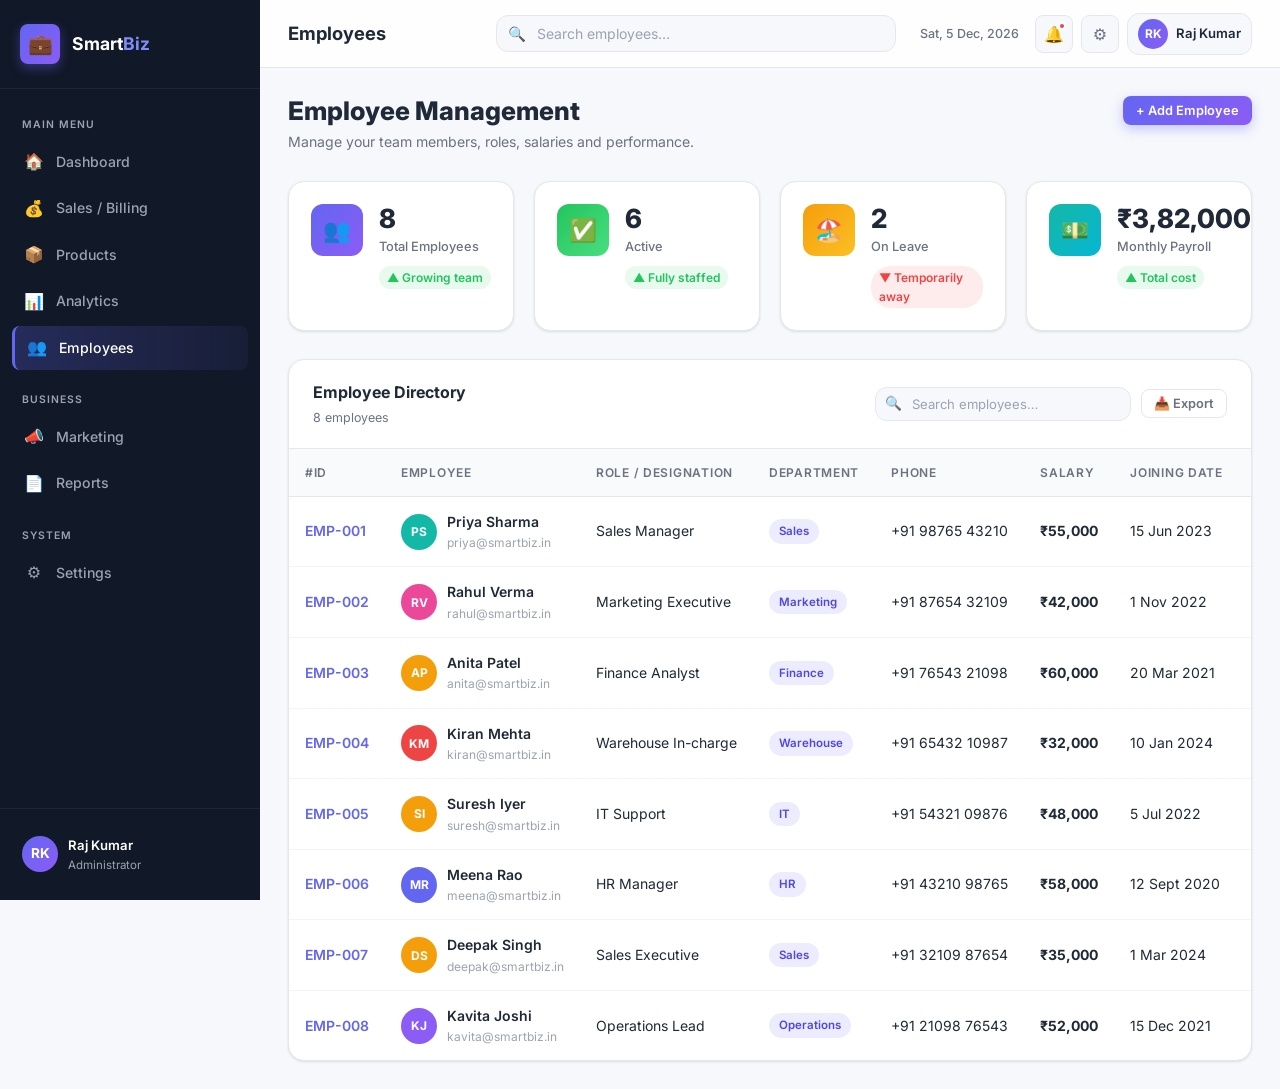
<file: employees.html>
<!DOCTYPE html>
<html lang="en">
<head>
  <meta charset="UTF-8" />
  <meta name="viewport" content="width=device-width, initial-scale=1.0" />
  <title>SmartBiz – Employees</title>
  <link rel="preconnect" href="https://fonts.googleapis.com" />
  <link href="https://fonts.googleapis.com/css2?family=Inter:wght@300;400;500;600;700;800&display=swap" rel="stylesheet" />
  <link rel="stylesheet" href="css/style.css" />
</head>
<body>

<div class="sidebar-overlay" id="sidebarOverlay"></div>

<aside class="sidebar" id="sidebar">
  <div class="sidebar-brand">
    <div class="brand-icon">💼</div>
    <div class="brand-name">Smart<span>Biz</span></div>
  </div>
  <nav class="sidebar-nav">
    <div class="nav-label">Main Menu</div>
    <a href="index.html"     class="nav-item" data-page="index.html"><span class="nav-icon">🏠</span><span class="nav-text">Dashboard</span></a>
    <a href="sales.html"     class="nav-item" data-page="sales.html"><span class="nav-icon">💰</span><span class="nav-text">Sales / Billing</span></a>
    <a href="products.html"  class="nav-item" data-page="products.html"><span class="nav-icon">📦</span><span class="nav-text">Products</span></a>
    <a href="analytics.html" class="nav-item" data-page="analytics.html"><span class="nav-icon">📊</span><span class="nav-text">Analytics</span></a>
    <a href="employees.html" class="nav-item" data-page="employees.html"><span class="nav-icon">👥</span><span class="nav-text">Employees</span></a>
    <div class="nav-label" style="margin-top:10px">Business</div>
    <a href="#" class="nav-item"><span class="nav-icon">📣</span><span class="nav-text">Marketing</span></a>
    <a href="#" class="nav-item"><span class="nav-icon">📄</span><span class="nav-text">Reports</span></a>
    <div class="nav-label" style="margin-top:10px">System</div>
    <a href="#" class="nav-item"><span class="nav-icon">⚙️</span><span class="nav-text">Settings</span></a>
  </nav>
  <div class="sidebar-footer">
    <div class="sidebar-user">
      <div class="user-avatar">RK</div>
      <div class="user-info"><div class="user-name">Raj Kumar</div><div class="user-role">Administrator</div></div>
    </div>
  </div>
</aside>

<div class="main-wrapper">
  <header class="header">
    <button class="header-menu-btn" id="menuBtn">☰</button>
    <div class="header-title">Employees</div>
    <div class="header-search">
      <span class="search-icon">🔍</span>
      <input type="text" placeholder="Search employees…" />
    </div>
    <div class="header-actions">
      <span class="header-date" id="headerDate"></span>
      <button class="header-icon-btn">🔔<span class="notif-dot"></span></button>
      <button class="header-icon-btn">⚙️</button>
      <div class="header-profile">
        <div class="profile-avatar">RK</div>
        <span class="profile-name">Raj Kumar</span>
      </div>
    </div>
  </header>

  <main class="page-content">

    <div class="page-header">
      <div class="page-header-left">
        <h1>Employee Management</h1>
        <p>Manage your team members, roles, salaries and performance.</p>
      </div>
      <div class="page-header-actions">
        <button class="btn btn-primary btn-sm" onclick="openModal('addEmpModal')">+ Add Employee</button>
      </div>
    </div>

    <!-- Stats -->
    <div class="stats-grid section-gap">
      <div class="stat-card">
        <div class="stat-icon gradient-primary">👥</div>
        <div class="stat-body">
          <div class="stat-value" id="totalEmpStat">0</div>
          <div class="stat-label">Total Employees</div>
          <div class="stat-growth up">▲ Growing team</div>
        </div>
      </div>
      <div class="stat-card">
        <div class="stat-icon gradient-success">✅</div>
        <div class="stat-body">
          <div class="stat-value" id="activeEmpStat">0</div>
          <div class="stat-label">Active</div>
          <div class="stat-growth up">▲ Fully staffed</div>
        </div>
      </div>
      <div class="stat-card">
        <div class="stat-icon gradient-warning">🏖️</div>
        <div class="stat-body">
          <div class="stat-value" id="leaveEmpStat">0</div>
          <div class="stat-label">On Leave</div>
          <div class="stat-growth down">▼ Temporarily away</div>
        </div>
      </div>
      <div class="stat-card">
        <div class="stat-icon gradient-secondary">💵</div>
        <div class="stat-body">
          <div class="stat-value" id="totalSalaryStat">₹0</div>
          <div class="stat-label">Monthly Payroll</div>
          <div class="stat-growth up">▲ Total cost</div>
        </div>
      </div>
    </div>

    <!-- Employee Table -->
    <div class="card">
      <div class="card-header">
        <div>
          <div class="card-title">Employee Directory</div>
          <div class="card-subtitle" id="empCount">Loading…</div>
        </div>
        <div style="display:flex;gap:10px;align-items:center;flex-wrap:wrap">
          <div class="table-search">
            <span class="table-search-icon">🔍</span>
            <input type="text" id="empSearch" placeholder="Search employees…" />
          </div>
          <button class="btn btn-outline btn-sm" onclick="exportTableCSV('empTable','SmartBiz-Employees.csv')">📥 Export</button>
        </div>
      </div>
      <div class="card-body no-pad">
        <div class="table-wrapper">
          <table class="data-table" id="empTable">
            <thead>
              <tr>
                <th>#ID</th>
                <th>Employee</th>
                <th>Role / Designation</th>
                <th>Department</th>
                <th>Phone</th>
                <th>Salary</th>
                <th>Joining Date</th>
                <th>Status</th>
                <th>Actions</th>
              </tr>
            </thead>
            <tbody id="empTableBody"></tbody>
          </table>
        </div>
      </div>
    </div>

  </main>
</div>

<!-- Add Employee Modal -->
<div class="modal-overlay" id="addEmpModal">
  <div class="modal" style="max-width:640px">
    <div class="modal-header">
      <h3 class="modal-title">➕ Add New Employee</h3>
      <button class="modal-close">✕</button>
    </div>
    <div class="modal-body">
      <div class="form-grid">
        <div class="form-group">
          <label class="form-label">Full Name <span>*</span></label>
          <input type="text" class="form-control" id="empName" placeholder="e.g. Priya Sharma" />
        </div>
        <div class="form-group">
          <label class="form-label">Employee ID</label>
          <input type="text" class="form-control" id="empId" placeholder="Auto-generated" readonly style="background:#f9fafb" />
        </div>
        <div class="form-group">
          <label class="form-label">Role / Designation <span>*</span></label>
          <input type="text" class="form-control" id="empRole" placeholder="e.g. Sales Manager" />
        </div>
        <div class="form-group">
          <label class="form-label">Department <span>*</span></label>
          <div class="select-wrapper">
            <select class="form-control" id="empDept">
              <option value="">Select department</option>
              <option>Sales</option>
              <option>Marketing</option>
              <option>Operations</option>
              <option>Finance</option>
              <option>IT</option>
              <option>HR</option>
              <option>Warehouse</option>
            </select>
          </div>
        </div>
        <div class="form-group">
          <label class="form-label">Phone Number</label>
          <input type="tel" class="form-control" id="empPhone" placeholder="+91 98765 43210" />
        </div>
        <div class="form-group">
          <label class="form-label">Email Address</label>
          <input type="email" class="form-control" id="empEmail" placeholder="employee@company.com" />
        </div>
        <div class="form-group">
          <label class="form-label">Monthly Salary (₹) <span>*</span></label>
          <input type="number" class="form-control" id="empSalary" placeholder="0" />
        </div>
        <div class="form-group">
          <label class="form-label">Joining Date</label>
          <input type="date" class="form-control" id="empJoining" />
        </div>
        <div class="form-group">
          <label class="form-label">Status</label>
          <div class="select-wrapper">
            <select class="form-control" id="empStatus">
              <option value="Active">Active</option>
              <option value="On Leave">On Leave</option>
              <option value="Inactive">Inactive</option>
            </select>
          </div>
        </div>
        <div class="form-group">
          <label class="form-label">Gender</label>
          <div class="select-wrapper">
            <select class="form-control" id="empGender">
              <option value="">Select</option>
              <option>Male</option>
              <option>Female</option>
              <option>Other</option>
            </select>
          </div>
        </div>
      </div>
    </div>
    <div class="modal-footer">
      <button class="btn btn-outline" onclick="closeModal('addEmpModal')">Cancel</button>
      <button class="btn btn-primary" onclick="addEmployee()">Add Employee</button>
    </div>
  </div>
</div>

<!-- Edit Employee Modal -->
<div class="modal-overlay" id="editEmpModal">
  <div class="modal" style="max-width:640px">
    <div class="modal-header">
      <h3 class="modal-title">✏️ Edit Employee</h3>
      <button class="modal-close">✕</button>
    </div>
    <div class="modal-body">
      <div class="form-grid">
        <input type="hidden" id="editEmpIdx" />
        <div class="form-group">
          <label class="form-label">Full Name</label>
          <input type="text" class="form-control" id="editEmpName" />
        </div>
        <div class="form-group">
          <label class="form-label">Role / Designation</label>
          <input type="text" class="form-control" id="editEmpRole" />
        </div>
        <div class="form-group">
          <label class="form-label">Department</label>
          <div class="select-wrapper">
            <select class="form-control" id="editEmpDept">
              <option>Sales</option><option>Marketing</option><option>Operations</option>
              <option>Finance</option><option>IT</option><option>HR</option><option>Warehouse</option>
            </select>
          </div>
        </div>
        <div class="form-group">
          <label class="form-label">Phone</label>
          <input type="tel" class="form-control" id="editEmpPhone" />
        </div>
        <div class="form-group">
          <label class="form-label">Salary (₹/month)</label>
          <input type="number" class="form-control" id="editEmpSalary" />
        </div>
        <div class="form-group">
          <label class="form-label">Status</label>
          <div class="select-wrapper">
            <select class="form-control" id="editEmpStatus">
              <option>Active</option><option>On Leave</option><option>Inactive</option>
            </select>
          </div>
        </div>
      </div>
    </div>
    <div class="modal-footer">
      <button class="btn btn-outline" onclick="closeModal('editEmpModal')">Cancel</button>
      <button class="btn btn-primary" onclick="saveEditEmployee()">Save Changes</button>
    </div>
  </div>
</div>

<script src="js/app.js"></script>
<script>
  const AVATAR_COLORS = ['#6366F1','#14B8A6','#22C55E','#F59E0B','#EF4444','#8B5CF6','#06B6D4','#EC4899'];

  let employees = [
    { id:'EMP-001', name:'Priya Sharma',   role:'Sales Manager',      dept:'Sales',      phone:'+91 98765 43210', email:'priya@smartbiz.in',   salary:55000, joining:'2023-06-15', status:'Active',   gender:'Female' },
    { id:'EMP-002', name:'Rahul Verma',    role:'Marketing Executive', dept:'Marketing',  phone:'+91 87654 32109', email:'rahul@smartbiz.in',   salary:42000, joining:'2022-11-01', status:'Active',   gender:'Male' },
    { id:'EMP-003', name:'Anita Patel',    role:'Finance Analyst',     dept:'Finance',    phone:'+91 76543 21098', email:'anita@smartbiz.in',   salary:60000, joining:'2021-03-20', status:'Active',   gender:'Female' },
    { id:'EMP-004', name:'Kiran Mehta',    role:'Warehouse In-charge', dept:'Warehouse',  phone:'+91 65432 10987', email:'kiran@smartbiz.in',   salary:32000, joining:'2024-01-10', status:'On Leave', gender:'Male' },
    { id:'EMP-005', name:'Suresh Iyer',    role:'IT Support',          dept:'IT',         phone:'+91 54321 09876', email:'suresh@smartbiz.in',  salary:48000, joining:'2022-07-05', status:'Active',   gender:'Male' },
    { id:'EMP-006', name:'Meena Rao',      role:'HR Manager',          dept:'HR',         phone:'+91 43210 98765', email:'meena@smartbiz.in',   salary:58000, joining:'2020-09-12', status:'Active',   gender:'Female' },
    { id:'EMP-007', name:'Deepak Singh',   role:'Sales Executive',     dept:'Sales',      phone:'+91 32109 87654', email:'deepak@smartbiz.in',  salary:35000, joining:'2024-03-01', status:'Active',   gender:'Male' },
    { id:'EMP-008', name:'Kavita Joshi',   role:'Operations Lead',     dept:'Operations', phone:'+91 21098 76543', email:'kavita@smartbiz.in',  salary:52000, joining:'2021-12-15', status:'On Leave', gender:'Female' },
  ];
  let empCounter = 9;

  function initials(name) {
    return name.split(' ').slice(0,2).map(w=>w[0]).join('').toUpperCase();
  }

  function avatarColor(name) {
    let h = 0; for (const c of name) h += c.charCodeAt(0);
    return AVATAR_COLORS[h % AVATAR_COLORS.length];
  }

  function statusBadge(s) {
    const cls = s==='Active'?'badge-success': s==='On Leave'?'badge-warning':'badge-danger';
    return `<span class="badge ${cls}">${s}</span>`;
  }

  function renderEmployees() {
    const tbody = document.getElementById('empTableBody');
    tbody.innerHTML = employees.map((e,i) => `
      <tr>
        <td><span style="font-weight:600;color:var(--primary)">${e.id}</span></td>
        <td>
          <div style="display:flex;align-items:center;gap:10px">
            <div style="width:36px;height:36px;border-radius:50%;background:${avatarColor(e.name)};
                        display:flex;align-items:center;justify-content:center;
                        color:#fff;font-size:.75rem;font-weight:700;flex-shrink:0">
              ${initials(e.name)}
            </div>
            <div>
              <div style="font-weight:600">${e.name}</div>
              <div style="font-size:.75rem;color:var(--text-muted)">${e.email}</div>
            </div>
          </div>
        </td>
        <td>${e.role}</td>
        <td><span class="badge badge-primary">${e.dept}</span></td>
        <td>${e.phone}</td>
        <td><strong>₹${e.salary.toLocaleString('en-IN')}</strong></td>
        <td>${new Date(e.joining).toLocaleDateString('en-IN',{day:'numeric',month:'short',year:'numeric'})}</td>
        <td>${statusBadge(e.status)}</td>
        <td>
          <div style="display:flex;gap:6px">
            <button class="btn btn-ghost btn-icon btn-sm" title="Edit" onclick="openEditEmp(${i})">✏️</button>
            <button class="btn btn-ghost btn-icon btn-sm" title="Delete" onclick="deleteEmployee(${i})" style="color:var(--danger)">🗑️</button>
          </div>
        </td>
      </tr>`
    ).join('') || `<tr><td colspan="9" style="text-align:center;padding:40px;color:var(--text-muted)">No employees found.</td></tr>`;

    const active  = employees.filter(e=>e.status==='Active').length;
    const onLeave = employees.filter(e=>e.status==='On Leave').length;
    const payroll = employees.reduce((a,e)=>a+e.salary,0);
    document.getElementById('totalEmpStat').textContent   = employees.length;
    document.getElementById('activeEmpStat').textContent  = active;
    document.getElementById('leaveEmpStat').textContent   = onLeave;
    document.getElementById('totalSalaryStat').textContent= '₹'+payroll.toLocaleString('en-IN');
    document.getElementById('empCount').textContent       = `${employees.length} employees`;
  }

  // Auto-fill ID in add modal
  document.getElementById('empId').value = `EMP-${String(empCounter).padStart(3,'0')}`;

  function addEmployee() {
    const name    = document.getElementById('empName').value.trim();
    const role    = document.getElementById('empRole').value.trim();
    const dept    = document.getElementById('empDept').value;
    const phone   = document.getElementById('empPhone').value.trim();
    const email   = document.getElementById('empEmail').value.trim();
    const salary  = parseInt(document.getElementById('empSalary').value)||0;
    const joining = document.getElementById('empJoining').value || new Date().toISOString().split('T')[0];
    const status  = document.getElementById('empStatus').value;
    const gender  = document.getElementById('empGender').value;

    if (!name || !role || !dept || !salary) { showToast('Fill in all required fields.','danger'); return; }

    employees.push({
      id:`EMP-${String(empCounter).padStart(3,'0')}`,
      name, role, dept, phone, email, salary, joining, status, gender
    });
    empCounter++;
    document.getElementById('empId').value = `EMP-${String(empCounter).padStart(3,'0')}`;

    renderEmployees();
    closeModal('addEmpModal');
    // Clear fields
    ['empName','empRole','empPhone','empEmail','empSalary','empJoining'].forEach(id=>document.getElementById(id).value='');
    document.getElementById('empDept').value='';
    document.getElementById('empStatus').value='Active';
    showToast('Employee added successfully!','success');
  }

  async function deleteEmployee(i) {
    const ok = await confirmDelete(`Remove <strong>${employees[i].name}</strong> from the system?`);
    if (ok) { employees.splice(i,1); renderEmployees(); showToast('Employee removed.','danger'); }
  }

  function openEditEmp(i) {
    const e = employees[i];
    document.getElementById('editEmpIdx').value    = i;
    document.getElementById('editEmpName').value   = e.name;
    document.getElementById('editEmpRole').value   = e.role;
    document.getElementById('editEmpDept').value   = e.dept;
    document.getElementById('editEmpPhone').value  = e.phone;
    document.getElementById('editEmpSalary').value = e.salary;
    document.getElementById('editEmpStatus').value = e.status;
    openModal('editEmpModal');
  }

  function saveEditEmployee() {
    const i = parseInt(document.getElementById('editEmpIdx').value);
    employees[i] = {
      ...employees[i],
      name:   document.getElementById('editEmpName').value,
      role:   document.getElementById('editEmpRole').value,
      dept:   document.getElementById('editEmpDept').value,
      phone:  document.getElementById('editEmpPhone').value,
      salary: parseInt(document.getElementById('editEmpSalary').value)||0,
      status: document.getElementById('editEmpStatus').value,
    };
    renderEmployees();
    closeModal('editEmpModal');
    showToast('Employee updated!','success');
  }

  // Set today as default joining date
  document.getElementById('empJoining').value = new Date().toISOString().split('T')[0];

  initTableSearch('empSearch','empTable');
  renderEmployees();
</script>
</body>
</html>
</file>
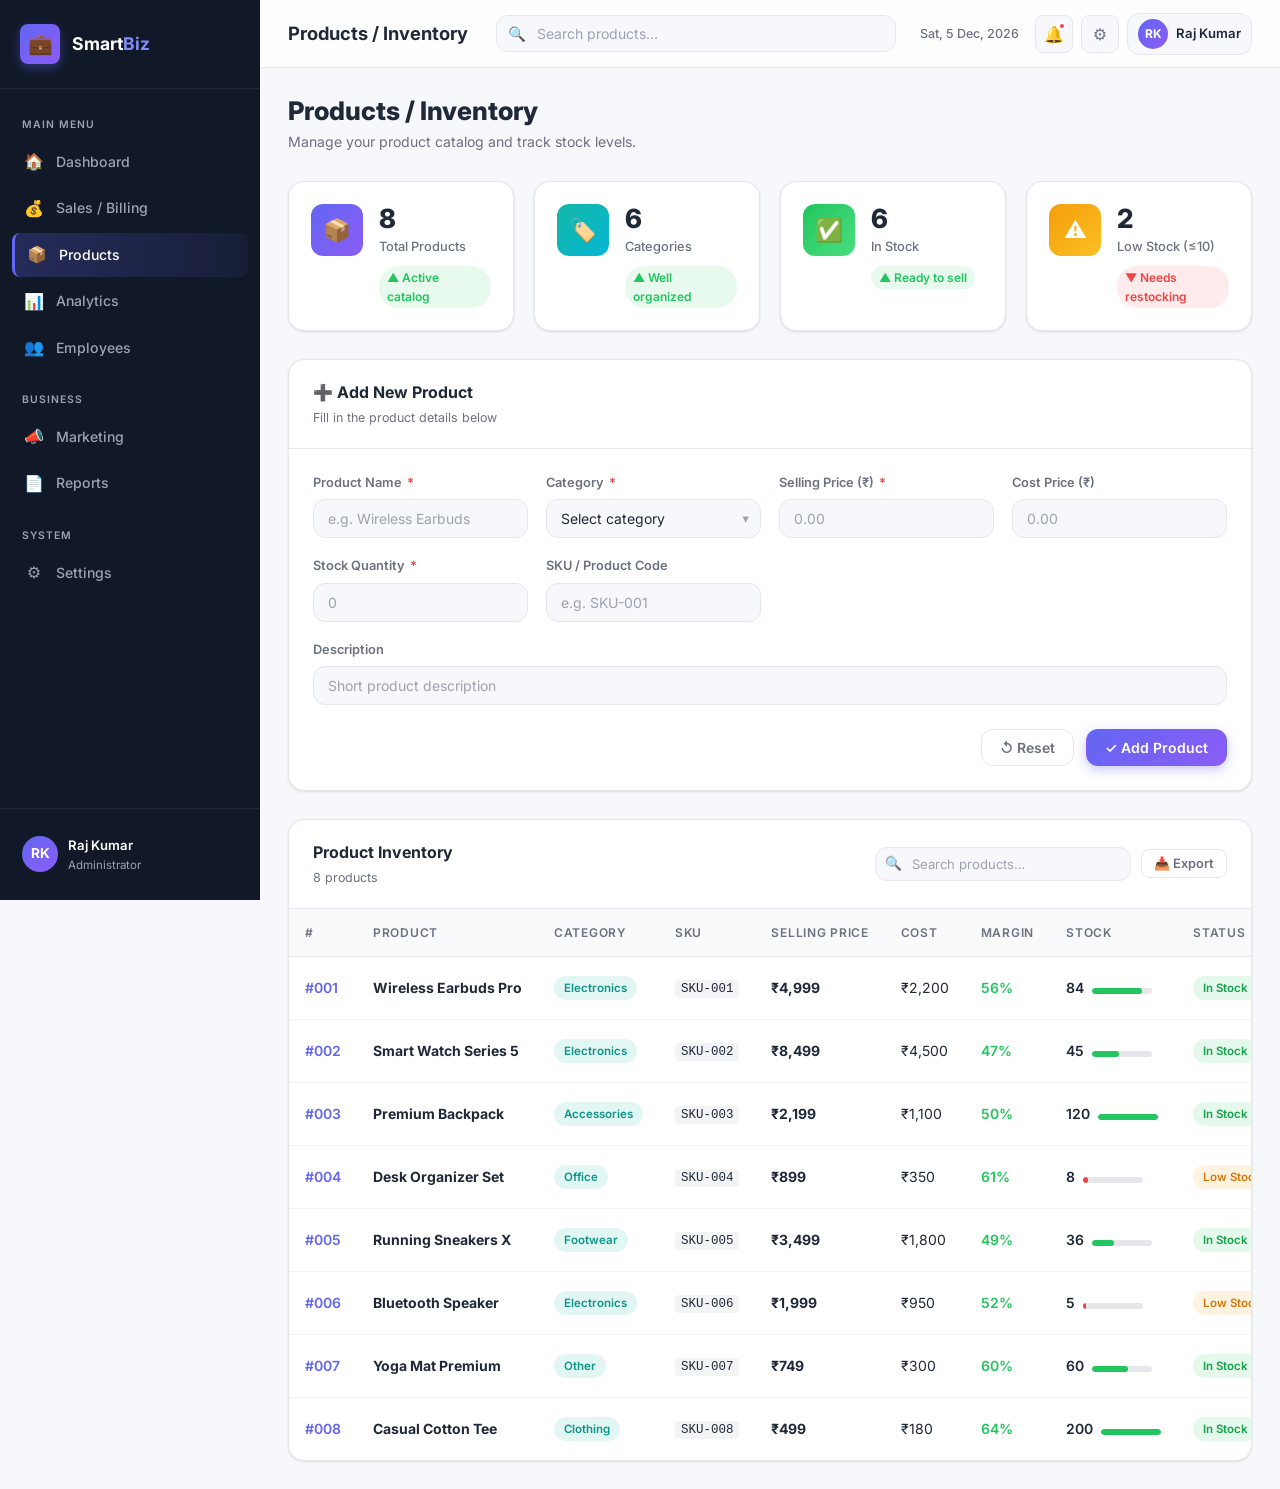
<file: products.html>
<!DOCTYPE html>
<html lang="en">
<head>
  <meta charset="UTF-8" />
  <meta name="viewport" content="width=device-width, initial-scale=1.0" />
  <title>SmartBiz – Products</title>
  <link rel="preconnect" href="https://fonts.googleapis.com" />
  <link href="https://fonts.googleapis.com/css2?family=Inter:wght@300;400;500;600;700;800&display=swap" rel="stylesheet" />
  <link rel="stylesheet" href="css/style.css" />
</head>
<body>

<div class="sidebar-overlay" id="sidebarOverlay"></div>

<aside class="sidebar" id="sidebar">
  <div class="sidebar-brand">
    <div class="brand-icon">💼</div>
    <div class="brand-name">Smart<span>Biz</span></div>
  </div>
  <nav class="sidebar-nav">
    <div class="nav-label">Main Menu</div>
    <a href="index.html"     class="nav-item" data-page="index.html"><span class="nav-icon">🏠</span><span class="nav-text">Dashboard</span></a>
    <a href="sales.html"     class="nav-item" data-page="sales.html"><span class="nav-icon">💰</span><span class="nav-text">Sales / Billing</span></a>
    <a href="products.html"  class="nav-item" data-page="products.html"><span class="nav-icon">📦</span><span class="nav-text">Products</span></a>
    <a href="analytics.html" class="nav-item" data-page="analytics.html"><span class="nav-icon">📊</span><span class="nav-text">Analytics</span></a>
    <a href="employees.html" class="nav-item" data-page="employees.html"><span class="nav-icon">👥</span><span class="nav-text">Employees</span></a>
    <div class="nav-label" style="margin-top:10px">Business</div>
    <a href="#" class="nav-item"><span class="nav-icon">📣</span><span class="nav-text">Marketing</span></a>
    <a href="#" class="nav-item"><span class="nav-icon">📄</span><span class="nav-text">Reports</span></a>
    <div class="nav-label" style="margin-top:10px">System</div>
    <a href="#" class="nav-item"><span class="nav-icon">⚙️</span><span class="nav-text">Settings</span></a>
  </nav>
  <div class="sidebar-footer">
    <div class="sidebar-user">
      <div class="user-avatar">RK</div>
      <div class="user-info"><div class="user-name">Raj Kumar</div><div class="user-role">Administrator</div></div>
    </div>
  </div>
</aside>

<div class="main-wrapper">
  <header class="header">
    <button class="header-menu-btn" id="menuBtn">☰</button>
    <div class="header-title">Products / Inventory</div>
    <div class="header-search">
      <span class="search-icon">🔍</span>
      <input type="text" placeholder="Search products…" />
    </div>
    <div class="header-actions">
      <span class="header-date" id="headerDate"></span>
      <button class="header-icon-btn">🔔<span class="notif-dot"></span></button>
      <button class="header-icon-btn">⚙️</button>
      <div class="header-profile">
        <div class="profile-avatar">RK</div>
        <span class="profile-name">Raj Kumar</span>
      </div>
    </div>
  </header>

  <main class="page-content">

    <div class="page-header">
      <div class="page-header-left">
        <h1>Products / Inventory</h1>
        <p>Manage your product catalog and track stock levels.</p>
      </div>
    </div>

    <!-- Stats -->
    <div class="stats-grid section-gap">
      <div class="stat-card">
        <div class="stat-icon gradient-primary">📦</div>
        <div class="stat-body">
          <div class="stat-value" id="totalProdStat">0</div>
          <div class="stat-label">Total Products</div>
          <div class="stat-growth up">▲ Active catalog</div>
        </div>
      </div>
      <div class="stat-card">
        <div class="stat-icon gradient-secondary">🏷️</div>
        <div class="stat-body">
          <div class="stat-value" id="totalCatStat">0</div>
          <div class="stat-label">Categories</div>
          <div class="stat-growth up">▲ Well organized</div>
        </div>
      </div>
      <div class="stat-card">
        <div class="stat-icon gradient-success">✅</div>
        <div class="stat-body">
          <div class="stat-value" id="inStockStat">0</div>
          <div class="stat-label">In Stock</div>
          <div class="stat-growth up">▲ Ready to sell</div>
        </div>
      </div>
      <div class="stat-card">
        <div class="stat-icon gradient-warning">⚠️</div>
        <div class="stat-body">
          <div class="stat-value" id="lowStockStat">0</div>
          <div class="stat-label">Low Stock (≤10)</div>
          <div class="stat-growth down">▼ Needs restocking</div>
        </div>
      </div>
    </div>

    <!-- Add Product Form -->
    <div class="card section-gap">
      <div class="card-header">
        <div>
          <div class="card-title">➕ Add New Product</div>
          <div class="card-subtitle">Fill in the product details below</div>
        </div>
      </div>
      <div class="card-body">
        <div class="form-grid">
          <div class="form-group">
            <label class="form-label">Product Name <span>*</span></label>
            <input type="text" class="form-control" id="prodName" placeholder="e.g. Wireless Earbuds" />
          </div>
          <div class="form-group">
            <label class="form-label">Category <span>*</span></label>
            <div class="select-wrapper">
              <select class="form-control" id="prodCat">
                <option value="">Select category</option>
                <option>Electronics</option>
                <option>Accessories</option>
                <option>Office</option>
                <option>Footwear</option>
                <option>Clothing</option>
                <option>Food & Beverage</option>
                <option>Other</option>
              </select>
            </div>
          </div>
          <div class="form-group">
            <label class="form-label">Selling Price (₹) <span>*</span></label>
            <input type="number" class="form-control" id="prodPrice" placeholder="0.00" min="0" />
          </div>
          <div class="form-group">
            <label class="form-label">Cost Price (₹)</label>
            <input type="number" class="form-control" id="prodCost" placeholder="0.00" min="0" />
          </div>
          <div class="form-group">
            <label class="form-label">Stock Quantity <span>*</span></label>
            <input type="number" class="form-control" id="prodStock" placeholder="0" min="0" />
          </div>
          <div class="form-group">
            <label class="form-label">SKU / Product Code</label>
            <input type="text" class="form-control" id="prodSKU" placeholder="e.g. SKU-001" />
          </div>
          <div class="form-group span-full">
            <label class="form-label">Description</label>
            <input type="text" class="form-control" id="prodDesc" placeholder="Short product description" />
          </div>
        </div>
        <div class="form-actions" style="margin-top:16px">
          <button class="btn btn-outline" onclick="resetProdForm()">↺ Reset</button>
          <button class="btn btn-primary" onclick="addProduct()">✓ Add Product</button>
        </div>
      </div>
    </div>

    <!-- Products Table -->
    <div class="card">
      <div class="card-header">
        <div>
          <div class="card-title">Product Inventory</div>
          <div class="card-subtitle" id="prodCount">Loading…</div>
        </div>
        <div style="display:flex;gap:10px;align-items:center;flex-wrap:wrap">
          <div class="table-search">
            <span class="table-search-icon">🔍</span>
            <input type="text" id="prodSearch" placeholder="Search products…" />
          </div>
          <button class="btn btn-outline btn-sm" onclick="exportTableCSV('productsTable','SmartBiz-Products.csv')">📥 Export</button>
        </div>
      </div>
      <div class="card-body no-pad">
        <div class="table-wrapper">
          <table class="data-table" id="productsTable">
            <thead>
              <tr>
                <th>#</th>
                <th>Product</th>
                <th>Category</th>
                <th>SKU</th>
                <th>Selling Price</th>
                <th>Cost</th>
                <th>Margin</th>
                <th>Stock</th>
                <th>Status</th>
                <th>Actions</th>
              </tr>
            </thead>
            <tbody id="productsTableBody"></tbody>
          </table>
        </div>
      </div>
    </div>

  </main>
</div>

<!-- Edit Product Modal -->
<div class="modal-overlay" id="editProdModal">
  <div class="modal">
    <div class="modal-header">
      <h3 class="modal-title">✏️ Edit Product</h3>
      <button class="modal-close">✕</button>
    </div>
    <div class="modal-body">
      <div class="form-grid">
        <input type="hidden" id="editProdIdx" />
        <div class="form-group">
          <label class="form-label">Product Name</label>
          <input type="text" class="form-control" id="editProdName" />
        </div>
        <div class="form-group">
          <label class="form-label">Category</label>
          <div class="select-wrapper">
            <select class="form-control" id="editProdCat">
              <option>Electronics</option><option>Accessories</option>
              <option>Office</option><option>Footwear</option>
              <option>Clothing</option><option>Food & Beverage</option><option>Other</option>
            </select>
          </div>
        </div>
        <div class="form-group">
          <label class="form-label">Selling Price (₹)</label>
          <input type="number" class="form-control" id="editProdPrice" />
        </div>
        <div class="form-group">
          <label class="form-label">Cost Price (₹)</label>
          <input type="number" class="form-control" id="editProdCost" />
        </div>
        <div class="form-group">
          <label class="form-label">Stock Quantity</label>
          <input type="number" class="form-control" id="editProdStock" />
        </div>
        <div class="form-group">
          <label class="form-label">SKU</label>
          <input type="text" class="form-control" id="editProdSKU" />
        </div>
      </div>
    </div>
    <div class="modal-footer">
      <button class="btn btn-outline" onclick="closeModal('editProdModal')">Cancel</button>
      <button class="btn btn-primary" onclick="saveEditProduct()">Save Changes</button>
    </div>
  </div>
</div>

<script src="js/app.js"></script>
<script>
  let products = [
    { name:'Wireless Earbuds Pro', cat:'Electronics', price:4999, cost:2200, stock:84, sku:'SKU-001', desc:'' },
    { name:'Smart Watch Series 5',  cat:'Electronics', price:8499, cost:4500, stock:45, sku:'SKU-002', desc:'' },
    { name:'Premium Backpack',       cat:'Accessories', price:2199, cost:1100, stock:120, sku:'SKU-003', desc:'' },
    { name:'Desk Organizer Set',     cat:'Office',      price:899,  cost:350,  stock:8,   sku:'SKU-004', desc:'' },
    { name:'Running Sneakers X',     cat:'Footwear',    price:3499, cost:1800, stock:36, sku:'SKU-005', desc:'' },
    { name:'Bluetooth Speaker',      cat:'Electronics', price:1999, cost:950,  stock:5,  sku:'SKU-006', desc:'' },
    { name:'Yoga Mat Premium',       cat:'Other',       price:749,  cost:300,  stock:60, sku:'SKU-007', desc:'' },
    { name:'Casual Cotton Tee',      cat:'Clothing',    price:499,  cost:180,  stock:200, sku:'SKU-008', desc:'' },
  ];
  let prodCounter = 9;

  function stockStatus(stock) {
    if (stock === 0) return '<span class="badge badge-danger">Out of Stock</span>';
    if (stock <= 10) return '<span class="badge badge-warning">Low Stock</span>';
    return '<span class="badge badge-success">In Stock</span>';
  }

  function renderProducts() {
    const tbody = document.getElementById('productsTableBody');
    tbody.innerHTML = products.map((p,i) => {
      const margin = p.price && p.cost ? Math.round(((p.price-p.cost)/p.price)*100) : 0;
      return `<tr>
        <td><span style="font-weight:600;color:var(--primary)">#${String(i+1).padStart(3,'0')}</span></td>
        <td><div><strong>${p.name}</strong>${p.desc?`<br><span style="font-size:.75rem;color:var(--text-muted)">${p.desc}</span>`:''}</div></td>
        <td><span class="badge badge-secondary">${p.cat}</span></td>
        <td><code style="font-size:.78rem;background:#f3f4f6;padding:2px 6px;border-radius:4px">${p.sku||'—'}</code></td>
        <td><strong>₹${p.price.toLocaleString('en-IN')}</strong></td>
        <td>₹${p.cost.toLocaleString('en-IN')}</td>
        <td>
          <span style="color:${margin>=40?'var(--success)':margin>=20?'var(--warning)':'var(--danger)'};font-weight:600">${margin}%</span>
        </td>
        <td>
          <div style="display:flex;align-items:center;gap:8px">
            <span style="font-weight:600">${p.stock}</span>
            <div class="progress-bar" style="width:60px">
              <div class="progress-fill" style="width:${Math.min(p.stock,100)}%;background:${p.stock<=10?'var(--danger)':p.stock<=30?'var(--warning)':'var(--success)'}"></div>
            </div>
          </div>
        </td>
        <td>${stockStatus(p.stock)}</td>
        <td>
          <div style="display:flex;gap:6px">
            <button class="btn btn-ghost btn-icon btn-sm" title="Edit" onclick="openEditProd(${i})">✏️</button>
            <button class="btn btn-ghost btn-icon btn-sm" title="Delete" onclick="deleteProd(${i})" style="color:var(--danger)">🗑️</button>
          </div>
        </td>
      </tr>`;
    }).join('') || `<tr><td colspan="10" style="text-align:center;padding:40px;color:var(--text-muted)">No products found.</td></tr>`;

    const cats   = [...new Set(products.map(p=>p.cat))].length;
    const inStock= products.filter(p=>p.stock>10).length;
    const lowSt  = products.filter(p=>p.stock<=10).length;
    document.getElementById('totalProdStat').textContent = products.length;
    document.getElementById('totalCatStat').textContent  = cats;
    document.getElementById('inStockStat').textContent   = inStock;
    document.getElementById('lowStockStat').textContent  = lowSt;
    document.getElementById('prodCount').textContent     = `${products.length} products`;
  }

  function addProduct() {
    const name  = document.getElementById('prodName').value.trim();
    const cat   = document.getElementById('prodCat').value;
    const price = parseFloat(document.getElementById('prodPrice').value)||0;
    const cost  = parseFloat(document.getElementById('prodCost').value)||0;
    const stock = parseInt(document.getElementById('prodStock').value)||0;
    const sku   = document.getElementById('prodSKU').value.trim() || `SKU-${String(prodCounter).padStart(3,'0')}`;
    const desc  = document.getElementById('prodDesc').value.trim();

    if (!name || !cat || !price) { showToast('Please fill required fields.','danger'); return; }
    products.unshift({ name, cat, price, cost, stock, sku, desc });
    prodCounter++;
    renderProducts();
    resetProdForm();
    showToast('Product added!','success');
  }

  function resetProdForm() {
    ['prodName','prodPrice','prodCost','prodStock','prodSKU','prodDesc'].forEach(id=>document.getElementById(id).value='');
    document.getElementById('prodCat').value='';
  }

  async function deleteProd(i) {
    const ok = await confirmDelete(`Delete <strong>${products[i].name}</strong>?`);
    if (ok) { products.splice(i,1); renderProducts(); showToast('Product deleted.','danger'); }
  }

  function openEditProd(i) {
    const p = products[i];
    document.getElementById('editProdIdx').value   = i;
    document.getElementById('editProdName').value  = p.name;
    document.getElementById('editProdCat').value   = p.cat;
    document.getElementById('editProdPrice').value = p.price;
    document.getElementById('editProdCost').value  = p.cost;
    document.getElementById('editProdStock').value = p.stock;
    document.getElementById('editProdSKU').value   = p.sku;
    openModal('editProdModal');
  }

  function saveEditProduct() {
    const i = parseInt(document.getElementById('editProdIdx').value);
    products[i] = {
      ...products[i],
      name:  document.getElementById('editProdName').value,
      cat:   document.getElementById('editProdCat').value,
      price: parseFloat(document.getElementById('editProdPrice').value)||0,
      cost:  parseFloat(document.getElementById('editProdCost').value)||0,
      stock: parseInt(document.getElementById('editProdStock').value)||0,
      sku:   document.getElementById('editProdSKU').value,
    };
    renderProducts();
    closeModal('editProdModal');
    showToast('Product updated!','success');
  }

  initTableSearch('prodSearch','productsTable');
  renderProducts();
</script>
</body>
</html>
</file>
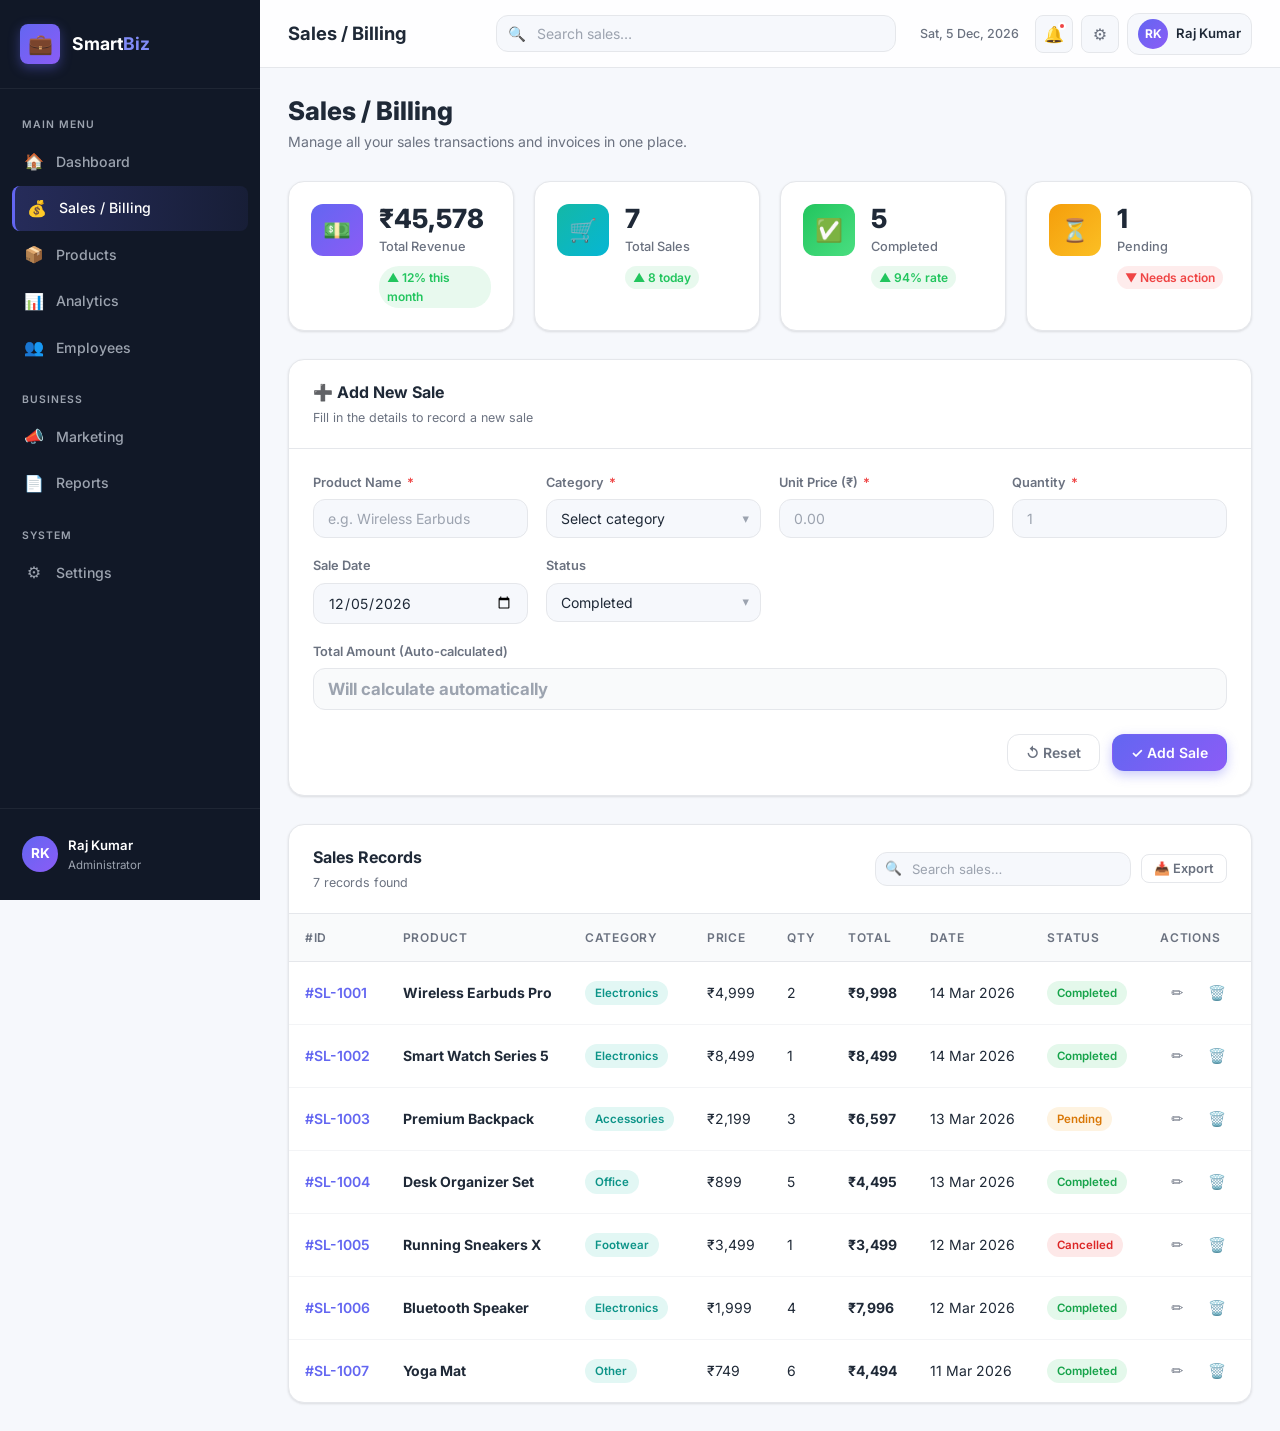
<file: sales.html>
<!DOCTYPE html>
<html lang="en">
<head>
  <meta charset="UTF-8" />
  <meta name="viewport" content="width=device-width, initial-scale=1.0" />
  <title>SmartBiz – Sales / Billing</title>
  <link rel="preconnect" href="https://fonts.googleapis.com" />
  <link href="https://fonts.googleapis.com/css2?family=Inter:wght@300;400;500;600;700;800&display=swap" rel="stylesheet" />
  <link rel="stylesheet" href="css/style.css" />
</head>
<body>

<div class="sidebar-overlay" id="sidebarOverlay"></div>

<!-- ═══════ SIDEBAR ═══════ -->
<aside class="sidebar" id="sidebar">
  <div class="sidebar-brand">
    <div class="brand-icon">💼</div>
    <div class="brand-name">Smart<span>Biz</span></div>
  </div>
  <nav class="sidebar-nav">
    <div class="nav-label">Main Menu</div>
    <a href="index.html"    class="nav-item" data-page="index.html"><span class="nav-icon">🏠</span><span class="nav-text">Dashboard</span></a>
    <a href="sales.html"    class="nav-item" data-page="sales.html"><span class="nav-icon">💰</span><span class="nav-text">Sales / Billing</span></a>
    <a href="products.html" class="nav-item" data-page="products.html"><span class="nav-icon">📦</span><span class="nav-text">Products</span></a>
    <a href="analytics.html" class="nav-item" data-page="analytics.html"><span class="nav-icon">📊</span><span class="nav-text">Analytics</span></a>
    <a href="employees.html" class="nav-item" data-page="employees.html"><span class="nav-icon">👥</span><span class="nav-text">Employees</span></a>
    <div class="nav-label" style="margin-top:10px">Business</div>
    <a href="#" class="nav-item"><span class="nav-icon">📣</span><span class="nav-text">Marketing</span></a>
    <a href="#" class="nav-item"><span class="nav-icon">📄</span><span class="nav-text">Reports</span></a>
    <div class="nav-label" style="margin-top:10px">System</div>
    <a href="#" class="nav-item"><span class="nav-icon">⚙️</span><span class="nav-text">Settings</span></a>
  </nav>
  <div class="sidebar-footer">
    <div class="sidebar-user">
      <div class="user-avatar">RK</div>
      <div class="user-info"><div class="user-name">Raj Kumar</div><div class="user-role">Administrator</div></div>
    </div>
  </div>
</aside>

<!-- ═══════ MAIN WRAPPER ═══════ -->
<div class="main-wrapper">
  <header class="header">
    <button class="header-menu-btn" id="menuBtn">☰</button>
    <div class="header-title">Sales / Billing</div>
    <div class="header-search">
      <span class="search-icon">🔍</span>
      <input type="text" placeholder="Search sales…" />
    </div>
    <div class="header-actions">
      <span class="header-date" id="headerDate"></span>
      <button class="header-icon-btn">🔔<span class="notif-dot"></span></button>
      <button class="header-icon-btn">⚙️</button>
      <div class="header-profile">
        <div class="profile-avatar">RK</div>
        <span class="profile-name">Raj Kumar</span>
      </div>
    </div>
  </header>

  <main class="page-content">

    <!-- Page Header -->
    <div class="page-header">
      <div class="page-header-left">
        <h1>Sales / Billing</h1>
        <p>Manage all your sales transactions and invoices in one place.</p>
      </div>
    </div>

    <!-- Summary Stats -->
    <div class="stats-grid section-gap">
      <div class="stat-card">
        <div class="stat-icon gradient-primary">💵</div>
        <div class="stat-body">
          <div class="stat-value" id="totalRevStat">₹0</div>
          <div class="stat-label">Total Revenue</div>
          <div class="stat-growth up">▲ 12% this month</div>
        </div>
      </div>
      <div class="stat-card">
        <div class="stat-icon gradient-secondary">🛒</div>
        <div class="stat-body">
          <div class="stat-value" id="totalSalesStat">0</div>
          <div class="stat-label">Total Sales</div>
          <div class="stat-growth up">▲ 8 today</div>
        </div>
      </div>
      <div class="stat-card">
        <div class="stat-icon gradient-success">✅</div>
        <div class="stat-body">
          <div class="stat-value" id="completedStat">0</div>
          <div class="stat-label">Completed</div>
          <div class="stat-growth up">▲ 94% rate</div>
        </div>
      </div>
      <div class="stat-card">
        <div class="stat-icon gradient-warning">⏳</div>
        <div class="stat-body">
          <div class="stat-value" id="pendingStat">0</div>
          <div class="stat-label">Pending</div>
          <div class="stat-growth down">▼ Needs action</div>
        </div>
      </div>
    </div>

    <!-- Add Sale Form -->
    <div class="card section-gap">
      <div class="card-header">
        <div>
          <div class="card-title">➕ Add New Sale</div>
          <div class="card-subtitle">Fill in the details to record a new sale</div>
        </div>
      </div>
      <div class="card-body">
        <div class="form-grid">
          <div class="form-group">
            <label class="form-label">Product Name <span>*</span></label>
            <input type="text" class="form-control" id="saleProduct" placeholder="e.g. Wireless Earbuds" />
          </div>
          <div class="form-group">
            <label class="form-label">Category <span>*</span></label>
            <div class="select-wrapper">
              <select class="form-control" id="saleCat">
                <option value="">Select category</option>
                <option>Electronics</option>
                <option>Accessories</option>
                <option>Office</option>
                <option>Footwear</option>
                <option>Clothing</option>
                <option>Food & Beverage</option>
                <option>Other</option>
              </select>
            </div>
          </div>
          <div class="form-group">
            <label class="form-label">Unit Price (₹) <span>*</span></label>
            <input type="number" class="form-control" id="salePrice" placeholder="0.00" min="0" step="0.01" oninput="calcTotal()" />
          </div>
          <div class="form-group">
            <label class="form-label">Quantity <span>*</span></label>
            <input type="number" class="form-control" id="saleQty" placeholder="1" min="1" oninput="calcTotal()" />
          </div>
          <div class="form-group">
            <label class="form-label">Sale Date</label>
            <input type="date" class="form-control" id="saleDate" />
          </div>
          <div class="form-group">
            <label class="form-label">Status</label>
            <div class="select-wrapper">
              <select class="form-control" id="saleStatus">
                <option value="Completed">Completed</option>
                <option value="Pending">Pending</option>
                <option value="Cancelled">Cancelled</option>
              </select>
            </div>
          </div>
          <div class="form-group span-full">
            <label class="form-label">Total Amount (Auto-calculated)</label>
            <input type="text" class="form-control" id="saleTotal" readonly placeholder="Will calculate automatically"
                   style="background:#f9fafb;font-weight:700;font-size:1.05rem;color:var(--primary)" />
          </div>
        </div>
        <div class="form-actions" style="margin-top:16px">
          <button class="btn btn-outline" onclick="resetSaleForm()">↺ Reset</button>
          <button class="btn btn-primary" onclick="addSale()">✓ Add Sale</button>
        </div>
      </div>
    </div>

    <!-- Sales Table -->
    <div class="card">
      <div class="card-header">
        <div>
          <div class="card-title">Sales Records</div>
          <div class="card-subtitle" id="salesCount">Loading…</div>
        </div>
        <div style="display:flex;gap:10px;align-items:center;flex-wrap:wrap">
          <div class="table-search">
            <span class="table-search-icon">🔍</span>
            <input type="text" id="salesSearch" placeholder="Search sales…" />
          </div>
          <button class="btn btn-outline btn-sm" onclick="exportTableCSV('salesTable','SmartBiz-Sales.csv')">📥 Export</button>
        </div>
      </div>
      <div class="card-body no-pad">
        <div class="table-wrapper">
          <table class="data-table" id="salesTable">
            <thead>
              <tr>
                <th>#ID</th>
                <th>Product</th>
                <th>Category</th>
                <th>Price</th>
                <th>Qty</th>
                <th>Total</th>
                <th>Date</th>
                <th>Status</th>
                <th>Actions</th>
              </tr>
            </thead>
            <tbody id="salesTableBody">
              <!-- Filled by JS -->
            </tbody>
          </table>
        </div>
      </div>
    </div>

  </main>
</div>

<!-- Edit Modal -->
<div class="modal-overlay" id="editSaleModal">
  <div class="modal">
    <div class="modal-header">
      <h3 class="modal-title">✏️ Edit Sale</h3>
      <button class="modal-close">✕</button>
    </div>
    <div class="modal-body">
      <div class="form-grid">
        <input type="hidden" id="editIdx" />
        <div class="form-group">
          <label class="form-label">Product Name</label>
          <input type="text" class="form-control" id="editProduct" />
        </div>
        <div class="form-group">
          <label class="form-label">Category</label>
          <div class="select-wrapper">
            <select class="form-control" id="editCat">
              <option>Electronics</option><option>Accessories</option>
              <option>Office</option><option>Footwear</option>
              <option>Clothing</option><option>Food & Beverage</option><option>Other</option>
            </select>
          </div>
        </div>
        <div class="form-group">
          <label class="form-label">Unit Price (₹)</label>
          <input type="number" class="form-control" id="editPrice" oninput="calcEditTotal()" />
        </div>
        <div class="form-group">
          <label class="form-label">Quantity</label>
          <input type="number" class="form-control" id="editQty" oninput="calcEditTotal()" />
        </div>
        <div class="form-group">
          <label class="form-label">Date</label>
          <input type="date" class="form-control" id="editDate" />
        </div>
        <div class="form-group">
          <label class="form-label">Status</label>
          <div class="select-wrapper">
            <select class="form-control" id="editStatus">
              <option>Completed</option><option>Pending</option><option>Cancelled</option>
            </select>
          </div>
        </div>
      </div>
    </div>
    <div class="modal-footer">
      <button class="btn btn-outline" onclick="closeModal('editSaleModal')">Cancel</button>
      <button class="btn btn-primary" onclick="saveEditSale()">Save Changes</button>
    </div>
  </div>
</div>

<script src="js/app.js"></script>
<script>
  // ── Sample data ──────────────────────────────────
  let sales = [
    { id:'SL-1001', product:'Wireless Earbuds Pro', cat:'Electronics', price:4999, qty:2, date:'2026-03-14', status:'Completed' },
    { id:'SL-1002', product:'Smart Watch Series 5',  cat:'Electronics', price:8499, qty:1, date:'2026-03-14', status:'Completed' },
    { id:'SL-1003', product:'Premium Backpack',       cat:'Accessories', price:2199, qty:3, date:'2026-03-13', status:'Pending'   },
    { id:'SL-1004', product:'Desk Organizer Set',     cat:'Office',      price:899,  qty:5, date:'2026-03-13', status:'Completed' },
    { id:'SL-1005', product:'Running Sneakers X',     cat:'Footwear',    price:3499, qty:1, date:'2026-03-12', status:'Cancelled' },
    { id:'SL-1006', product:'Bluetooth Speaker',      cat:'Electronics', price:1999, qty:4, date:'2026-03-12', status:'Completed' },
    { id:'SL-1007', product:'Yoga Mat',               cat:'Other',       price:749,  qty:6, date:'2026-03-11', status:'Completed' },
  ];
  let saleCounter = 1008;

  function badgeClass(s) {
    return s==='Completed'?'badge-success': s==='Pending'?'badge-warning':'badge-danger';
  }

  function renderSales() {
    const tbody = document.getElementById('salesTableBody');
    tbody.innerHTML = sales.length ? sales.map((s,i) => `
      <tr>
        <td><span style="font-weight:600;color:var(--primary)">#${s.id}</span></td>
        <td><strong>${s.product}</strong></td>
        <td><span class="badge badge-secondary">${s.cat}</span></td>
        <td>₹${s.price.toLocaleString('en-IN')}</td>
        <td>${s.qty}</td>
        <td><strong>₹${(s.price*s.qty).toLocaleString('en-IN')}</strong></td>
        <td>${new Date(s.date).toLocaleDateString('en-IN',{day:'numeric',month:'short',year:'numeric'})}</td>
        <td><span class="badge ${badgeClass(s.status)}">${s.status}</span></td>
        <td>
          <div style="display:flex;gap:6px">
            <button class="btn btn-ghost btn-icon btn-sm" title="Edit" onclick="openEdit(${i})">✏️</button>
            <button class="btn btn-ghost btn-icon btn-sm" title="Delete" onclick="deleteSale(${i})" style="color:var(--danger)">🗑️</button>
          </div>
        </td>
      </tr>`).join('')
    : `<tr><td colspan="9" style="text-align:center;padding:40px;color:var(--text-muted)">No sales records found.</td></tr>`;

    updateStats();
  }

  function updateStats() {
    const total    = sales.reduce((a,s)=> a + s.price*s.qty, 0);
    const completed= sales.filter(s=>s.status==='Completed').length;
    const pending  = sales.filter(s=>s.status==='Pending').length;
    document.getElementById('totalRevStat').textContent    = '₹'+total.toLocaleString('en-IN');
    document.getElementById('totalSalesStat').textContent  = sales.length;
    document.getElementById('completedStat').textContent   = completed;
    document.getElementById('pendingStat').textContent     = pending;
    document.getElementById('salesCount').textContent      = `${sales.length} records found`;
  }

  function calcTotal() {
    const p = parseFloat(document.getElementById('salePrice').value)||0;
    const q = parseFloat(document.getElementById('saleQty').value)||0;
    document.getElementById('saleTotal').value = p&&q ? '₹'+(p*q).toLocaleString('en-IN') : '';
  }

  function addSale() {
    const product = document.getElementById('saleProduct').value.trim();
    const cat     = document.getElementById('saleCat').value;
    const price   = parseFloat(document.getElementById('salePrice').value);
    const qty     = parseInt(document.getElementById('saleQty').value);
    const date    = document.getElementById('saleDate').value || new Date().toISOString().split('T')[0];
    const status  = document.getElementById('saleStatus').value;

    if (!product || !cat || !price || !qty) {
      showToast('Please fill in all required fields.','danger'); return;
    }
    sales.unshift({ id:`SL-${saleCounter++}`, product, cat, price, qty, date, status });
    renderSales();
    resetSaleForm();
    showToast('Sale added successfully!','success');
  }

  function resetSaleForm() {
    ['saleProduct','salePrice','saleQty','saleTotal'].forEach(id => document.getElementById(id).value='');
    document.getElementById('saleCat').value='';
    document.getElementById('saleStatus').value='Completed';
    document.getElementById('saleDate').value='';
  }

  async function deleteSale(i) {
    const ok = await confirmDelete(`Delete sale <strong>${sales[i].product}</strong>? This action cannot be undone.`);
    if (ok) { sales.splice(i,1); renderSales(); showToast('Sale deleted.','danger'); }
  }

  function openEdit(i) {
    const s = sales[i];
    document.getElementById('editIdx').value    = i;
    document.getElementById('editProduct').value= s.product;
    document.getElementById('editCat').value    = s.cat;
    document.getElementById('editPrice').value  = s.price;
    document.getElementById('editQty').value    = s.qty;
    document.getElementById('editDate').value   = s.date;
    document.getElementById('editStatus').value = s.status;
    openModal('editSaleModal');
  }

  function calcEditTotal() {
    const p = parseFloat(document.getElementById('editPrice').value)||0;
    const q = parseFloat(document.getElementById('editQty').value)||0;
    return p*q;
  }

  function saveEditSale() {
    const i = parseInt(document.getElementById('editIdx').value);
    sales[i] = {
      ...sales[i],
      product: document.getElementById('editProduct').value,
      cat:     document.getElementById('editCat').value,
      price:   parseFloat(document.getElementById('editPrice').value),
      qty:     parseInt(document.getElementById('editQty').value),
      date:    document.getElementById('editDate').value,
      status:  document.getElementById('editStatus').value,
    };
    renderSales();
    closeModal('editSaleModal');
    showToast('Sale updated successfully!','success');
  }

  // Set today's date as default
  document.getElementById('saleDate').value = new Date().toISOString().split('T')[0];

  initTableSearch('salesSearch','salesTable');
  renderSales();
</script>
</body>
</html>
</file>
<file: css/style.css>
/* =============================================
   SmartBiz – Business Control Panel
   Main Stylesheet
   ============================================= */

@import url('https://fonts.googleapis.com/css2?family=Inter:wght@300;400;500;600;700;800&display=swap');

/* ─── CSS Variables ─────────────────────────── */
:root {
  --primary:        #6366F1;
  --primary-dark:   #4F46E5;
  --primary-light:  #EEF2FF;
  --secondary:      #14B8A6;
  --success:        #22C55E;
  --warning:        #F59E0B;
  --danger:         #EF4444;

  --bg-main:        #F6F8FC;
  --bg-card:        #FFFFFF;
  --bg-sidebar:     #111827;
  --bg-sidebar-hover: #1F2937;

  --text-primary:   #1F2937;
  --text-secondary: #6B7280;
  --text-muted:     #9CA3AF;

  --border:         #E5E7EB;

  --grad-primary:   linear-gradient(135deg, #6366F1, #8B5CF6);
  --grad-analytics: linear-gradient(135deg, #14B8A6, #06B6D4);
  --grad-revenue:   linear-gradient(135deg, #22C55E, #4ADE80);
  --grad-warning:   linear-gradient(135deg, #F59E0B, #FBBF24);
  --grad-danger:    linear-gradient(135deg, #EF4444, #F87171);

  --radius-sm:  8px;
  --radius:     12px;
  --radius-lg:  16px;
  --radius-xl:  20px;

  --shadow-sm:  0 1px 3px rgba(0,0,0,.08), 0 1px 2px rgba(0,0,0,.04);
  --shadow:     0 4px 16px rgba(0,0,0,.08);
  --shadow-md:  0 8px 24px rgba(0,0,0,.10);
  --shadow-lg:  0 16px 40px rgba(0,0,0,.12);

  --sidebar-w:  260px;
  --sidebar-collapsed: 72px;
  --header-h:   68px;

  --transition: .22s cubic-bezier(.4,0,.2,1);
}

/* ─── Reset ─────────────────────────────────── */
*, *::before, *::after { box-sizing: border-box; margin: 0; padding: 0; }
html { font-size: 16px; scroll-behavior: smooth; }
body {
  font-family: 'Inter', system-ui, sans-serif;
  background: var(--bg-main);
  color: var(--text-primary);
  line-height: 1.6;
  -webkit-font-smoothing: antialiased;
}
a { text-decoration: none; color: inherit; }
ul, ol { list-style: none; }
img { max-width: 100%; display: block; }
button { cursor: pointer; border: none; background: none; font-family: inherit; }
input, select, textarea {
  font-family: inherit;
  font-size: inherit;
  outline: none;
  border: none;
}

/* ─── Layout Shell ───────────────────────────── */
.app-shell {
  display: flex;
  min-height: 100vh;
}

/* ─── Sidebar ────────────────────────────────── */
.sidebar {
  width: var(--sidebar-w);
  min-height: 100vh;
  background: var(--bg-sidebar);
  display: flex;
  flex-direction: column;
  position: fixed;
  left: 0; top: 0;
  z-index: 200;
  transition: width var(--transition), transform var(--transition);
  overflow: hidden;
}

.sidebar-brand {
  display: flex;
  align-items: center;
  gap: 12px;
  padding: 24px 20px;
  border-bottom: 1px solid rgba(255,255,255,.06);
}
.brand-icon {
  width: 40px; height: 40px;
  border-radius: var(--radius-sm);
  background: var(--grad-primary);
  display: flex; align-items: center; justify-content: center;
  flex-shrink: 0;
  font-size: 20px;
  box-shadow: 0 4px 12px rgba(99,102,241,.4);
}
.brand-name {
  font-size: 1.1rem;
  font-weight: 700;
  color: #fff;
  white-space: nowrap;
}
.brand-name span { color: #818CF8; }

.sidebar-nav {
  flex: 1;
  padding: 16px 12px;
  overflow-y: auto;
  overflow-x: hidden;
}
.sidebar-nav::-webkit-scrollbar { width: 4px; }
.sidebar-nav::-webkit-scrollbar-track { background: transparent; }
.sidebar-nav::-webkit-scrollbar-thumb { background: rgba(255,255,255,.1); border-radius: 4px; }

.nav-label {
  font-size: .65rem;
  font-weight: 600;
  letter-spacing: .1em;
  text-transform: uppercase;
  color: var(--text-muted);
  padding: 12px 10px 6px;
}

.nav-item {
  display: flex;
  align-items: center;
  gap: 12px;
  padding: 11px 12px;
  border-radius: var(--radius-sm);
  color: #9CA3AF;
  font-size: .88rem;
  font-weight: 500;
  transition: all var(--transition);
  cursor: pointer;
  white-space: nowrap;
  position: relative;
  margin-bottom: 2px;
}
.nav-item .nav-icon {
  width: 20px; height: 20px;
  flex-shrink: 0;
  display: flex; align-items: center; justify-content: center;
  font-size: 1rem;
}
.nav-item .nav-text { white-space: nowrap; }
.nav-item .nav-badge {
  margin-left: auto;
  background: var(--danger);
  color: #fff;
  font-size: .65rem;
  font-weight: 700;
  padding: 1px 6px;
  border-radius: 20px;
}
.nav-item:hover {
  background: var(--bg-sidebar-hover);
  color: #fff;
}
.nav-item.active {
  background: linear-gradient(90deg, rgba(99,102,241,.25), rgba(99,102,241,.08));
  color: #fff;
  border-left: 3px solid var(--primary);
}
.nav-item.active .nav-icon { color: #818CF8; }

.sidebar-footer {
  padding: 16px 12px;
  border-top: 1px solid rgba(255,255,255,.06);
}
.sidebar-user {
  display: flex;
  align-items: center;
  gap: 10px;
  padding: 10px;
  border-radius: var(--radius-sm);
  transition: background var(--transition);
  cursor: pointer;
}
.sidebar-user:hover { background: var(--bg-sidebar-hover); }
.user-avatar {
  width: 36px; height: 36px;
  border-radius: 50%;
  background: var(--grad-primary);
  display: flex; align-items: center; justify-content: center;
  font-size: .85rem;
  font-weight: 700;
  color: #fff;
  flex-shrink: 0;
}
.user-info { overflow: hidden; }
.user-name {
  font-size: .82rem;
  font-weight: 600;
  color: #fff;
  white-space: nowrap;
  overflow: hidden;
  text-overflow: ellipsis;
}
.user-role {
  font-size: .72rem;
  color: var(--text-muted);
}

/* ─── Main Wrapper ───────────────────────────── */
.main-wrapper {
  margin-left: var(--sidebar-w);
  flex: 1;
  display: flex;
  flex-direction: column;
  min-height: 100vh;
  transition: margin-left var(--transition);
}

/* ─── Header ─────────────────────────────────── */
.header {
  height: var(--header-h);
  background: rgba(255,255,255,.85);
  backdrop-filter: blur(20px);
  -webkit-backdrop-filter: blur(20px);
  border-bottom: 1px solid var(--border);
  display: flex;
  align-items: center;
  padding: 0 28px;
  gap: 16px;
  position: sticky;
  top: 0;
  z-index: 100;
}

.header-menu-btn {
  display: none;
  width: 38px; height: 38px;
  border-radius: var(--radius-sm);
  background: var(--bg-main);
  align-items: center; justify-content: center;
  font-size: 1.2rem;
  color: var(--text-secondary);
  transition: all var(--transition);
}
.header-menu-btn:hover { background: var(--border); color: var(--text-primary); }

.header-title {
  font-size: 1.15rem;
  font-weight: 700;
  color: var(--text-primary);
  white-space: nowrap;
}

.header-search {
  flex: 1;
  max-width: 400px;
  margin-left: auto;
  position: relative;
}
.header-search input {
  width: 100%;
  padding: 9px 16px 9px 40px;
  background: var(--bg-main);
  border: 1.5px solid var(--border);
  border-radius: var(--radius);
  font-size: .875rem;
  color: var(--text-primary);
  transition: border-color var(--transition), box-shadow var(--transition);
}
.header-search input::placeholder { color: var(--text-muted); }
.header-search input:focus {
  border-color: var(--primary);
  box-shadow: 0 0 0 3px rgba(99,102,241,.12);
}
.search-icon {
  position: absolute;
  left: 12px; top: 50%; transform: translateY(-50%);
  color: var(--text-muted);
  font-size: .9rem;
  pointer-events: none;
}

.header-actions {
  display: flex;
  align-items: center;
  gap: 8px;
}

.header-date {
  font-size: .78rem;
  color: var(--text-secondary);
  font-weight: 500;
  white-space: nowrap;
  padding: 0 8px;
}

.header-icon-btn {
  position: relative;
  width: 38px; height: 38px;
  border-radius: var(--radius-sm);
  background: var(--bg-main);
  display: flex; align-items: center; justify-content: center;
  color: var(--text-secondary);
  font-size: 1rem;
  transition: all var(--transition);
  border: 1.5px solid var(--border);
}
.header-icon-btn:hover {
  background: var(--primary-light);
  color: var(--primary);
  border-color: var(--primary);
}
.notif-dot {
  position: absolute;
  top: 6px; right: 6px;
  width: 8px; height: 8px;
  background: var(--danger);
  border-radius: 50%;
  border: 2px solid #fff;
}

.header-profile {
  display: flex;
  align-items: center;
  gap: 8px;
  padding: 5px 10px;
  border-radius: var(--radius);
  cursor: pointer;
  transition: background var(--transition);
  border: 1.5px solid var(--border);
  background: var(--bg-main);
}
.header-profile:hover { background: var(--primary-light); border-color: var(--primary); }
.profile-avatar {
  width: 30px; height: 30px;
  border-radius: 50%;
  background: var(--grad-primary);
  display: flex; align-items: center; justify-content: center;
  font-size: .75rem;
  font-weight: 700;
  color: #fff;
}
.profile-name {
  font-size: .82rem;
  font-weight: 600;
  color: var(--text-primary);
}

/* ─── Page Content ───────────────────────────── */
.page-content {
  flex: 1;
  padding: 28px;
  overflow-x: hidden;
}

.page-header {
  display: flex;
  align-items: flex-start;
  justify-content: space-between;
  gap: 16px;
  margin-bottom: 28px;
  flex-wrap: wrap;
}
.page-header-left h1 {
  font-size: 1.6rem;
  font-weight: 800;
  color: var(--text-primary);
  line-height: 1.2;
}
.page-header-left p {
  font-size: .88rem;
  color: var(--text-secondary);
  margin-top: 4px;
}
.page-header-actions {
  display: flex;
  gap: 10px;
  align-items: center;
  flex-wrap: wrap;
}

/* ─── Stats Grid ─────────────────────────────── */
.stats-grid {
  display: grid;
  grid-template-columns: repeat(auto-fill, minmax(220px, 1fr));
  gap: 20px;
  margin-bottom: 28px;
}

.stat-card {
  background: var(--bg-card);
  border-radius: var(--radius-lg);
  padding: 22px;
  box-shadow: var(--shadow-sm);
  border: 1px solid var(--border);
  display: flex;
  align-items: flex-start;
  gap: 16px;
  transition: transform var(--transition), box-shadow var(--transition);
  cursor: default;
}
.stat-card:hover {
  transform: translateY(-4px);
  box-shadow: var(--shadow-md);
}

.stat-icon {
  width: 52px; height: 52px;
  border-radius: var(--radius);
  display: flex; align-items: center; justify-content: center;
  font-size: 1.4rem;
  flex-shrink: 0;
}
.stat-icon.primary  { background: rgba(99,102,241,.12);  color: var(--primary); }
.stat-icon.secondary{ background: rgba(20,184,166,.12);  color: var(--secondary); }
.stat-icon.success  { background: rgba(34,197,94,.12);   color: var(--success); }
.stat-icon.warning  { background: rgba(245,158,11,.12);  color: var(--warning); }
.stat-icon.danger   { background: rgba(239,68,68,.12);   color: var(--danger); }
.stat-icon.gradient-primary   { background: var(--grad-primary); color: #fff; }
.stat-icon.gradient-secondary { background: var(--grad-analytics); color: #fff; }
.stat-icon.gradient-success   { background: var(--grad-revenue); color: #fff; }
.stat-icon.gradient-warning   { background: var(--grad-warning); color: #fff; }

.stat-body { flex: 1; min-width: 0; }
.stat-value {
  font-size: 1.65rem;
  font-weight: 800;
  color: var(--text-primary);
  line-height: 1.1;
}
.stat-label {
  font-size: .8rem;
  color: var(--text-secondary);
  margin-top: 4px;
  font-weight: 500;
}
.stat-growth {
  display: inline-flex;
  align-items: center;
  gap: 3px;
  font-size: .75rem;
  font-weight: 600;
  margin-top: 8px;
  padding: 2px 8px;
  border-radius: 20px;
}
.stat-growth.up   { color: var(--success); background: rgba(34,197,94,.1); }
.stat-growth.down { color: var(--danger);  background: rgba(239,68,68,.1); }

/* ─── Cards ──────────────────────────────────── */
.card {
  background: var(--bg-card);
  border-radius: var(--radius-lg);
  box-shadow: var(--shadow-sm);
  border: 1px solid var(--border);
  overflow: hidden;
}
.card-header {
  display: flex;
  align-items: center;
  justify-content: space-between;
  padding: 20px 24px;
  border-bottom: 1px solid var(--border);
  gap: 12px;
  flex-wrap: wrap;
}
.card-title {
  font-size: 1rem;
  font-weight: 700;
  color: var(--text-primary);
}
.card-subtitle {
  font-size: .78rem;
  color: var(--text-secondary);
  margin-top: 2px;
}
.card-body { padding: 24px; }
.card-body.no-pad { padding: 0; }

/* ─── Charts Grid ────────────────────────────── */
.charts-grid {
  display: grid;
  grid-template-columns: 2fr 1fr;
  gap: 20px;
  margin-bottom: 28px;
}
.chart-container {
  position: relative;
  width: 100%;
}
.chart-container canvas { width: 100% !important; }

/* ─── Table ──────────────────────────────────── */
.table-wrapper {
  overflow-x: auto;
  -webkit-overflow-scrolling: touch;
}
.data-table {
  width: 100%;
  border-collapse: collapse;
  font-size: .875rem;
}
.data-table thead th {
  padding: 14px 16px;
  background: #F9FAFB;
  font-size: .75rem;
  font-weight: 600;
  text-transform: uppercase;
  letter-spacing: .06em;
  color: var(--text-secondary);
  text-align: left;
  border-bottom: 1px solid var(--border);
  white-space: nowrap;
}
.data-table tbody td {
  padding: 14px 16px;
  border-bottom: 1px solid #F3F4F6;
  color: var(--text-primary);
  vertical-align: middle;
  white-space: nowrap;
}
.data-table tbody tr {
  transition: background var(--transition);
}
.data-table tbody tr:hover { background: #F9FAFB; }
.data-table tbody tr:last-child td { border-bottom: none; }

/* ─── Badges ─────────────────────────────────── */
.badge {
  display: inline-flex;
  align-items: center;
  padding: 3px 10px;
  border-radius: 20px;
  font-size: .72rem;
  font-weight: 600;
}
.badge-success { background: rgba(34,197,94,.12);  color: #16A34A; }
.badge-warning { background: rgba(245,158,11,.12); color: #D97706; }
.badge-danger  { background: rgba(239,68,68,.12);  color: #DC2626; }
.badge-primary { background: rgba(99,102,241,.12); color: var(--primary-dark); }
.badge-secondary{background: rgba(20,184,166,.12); color: #0D9488; }
.badge-gray    { background: rgba(107,114,128,.1); color: var(--text-secondary); }

/* ─── Buttons ────────────────────────────────── */
.btn {
  display: inline-flex;
  align-items: center;
  gap: 7px;
  padding: 9px 18px;
  border-radius: var(--radius);
  font-size: .875rem;
  font-weight: 600;
  transition: all var(--transition);
  cursor: pointer;
  border: 1.5px solid transparent;
  white-space: nowrap;
}
.btn-sm { padding: 6px 12px; font-size: .8rem; border-radius: var(--radius-sm); }
.btn-lg { padding: 12px 24px; font-size: 1rem; }

.btn-primary {
  background: var(--grad-primary);
  color: #fff;
  box-shadow: 0 4px 12px rgba(99,102,241,.35);
}
.btn-primary:hover {
  transform: translateY(-2px);
  box-shadow: 0 8px 20px rgba(99,102,241,.45);
}

.btn-secondary {
  background: rgba(20,184,166,.1);
  color: var(--secondary);
  border-color: rgba(20,184,166,.3);
}
.btn-secondary:hover {
  background: var(--secondary);
  color: #fff;
  transform: translateY(-2px);
}

.btn-success {
  background: var(--grad-revenue);
  color: #fff;
  box-shadow: 0 4px 12px rgba(34,197,94,.3);
}
.btn-success:hover {
  transform: translateY(-2px);
  box-shadow: 0 8px 20px rgba(34,197,94,.4);
}

.btn-danger {
  background: rgba(239,68,68,.1);
  color: var(--danger);
  border-color: rgba(239,68,68,.2);
}
.btn-danger:hover {
  background: var(--danger);
  color: #fff;
  transform: translateY(-2px);
}

.btn-outline {
  background: transparent;
  color: var(--text-secondary);
  border-color: var(--border);
}
.btn-outline:hover {
  border-color: var(--primary);
  color: var(--primary);
  background: var(--primary-light);
}

.btn-ghost {
  background: transparent;
  color: var(--text-secondary);
  border-color: transparent;
  padding: 6px 10px;
}
.btn-ghost:hover {
  background: var(--bg-main);
  color: var(--text-primary);
}

.btn-icon {
  width: 34px; height: 34px;
  padding: 0;
  border-radius: var(--radius-sm);
  display: inline-flex;
  align-items: center;
  justify-content: center;
  font-size: .9rem;
}

/* ─── Forms ──────────────────────────────────── */
.form-grid {
  display: grid;
  grid-template-columns: repeat(auto-fill, minmax(200px, 1fr));
  gap: 18px;
}
.form-group { display: flex; flex-direction: column; gap: 6px; }
.form-group.span-2 { grid-column: span 2; }
.form-group.span-full { grid-column: 1 / -1; }

.form-label {
  font-size: .8rem;
  font-weight: 600;
  color: var(--text-secondary);
}
.form-label span { color: var(--danger); margin-left: 2px; }

.form-control {
  padding: 10px 14px;
  background: var(--bg-main);
  border: 1.5px solid var(--border);
  border-radius: var(--radius);
  color: var(--text-primary);
  font-size: .875rem;
  transition: border-color var(--transition), box-shadow var(--transition);
  width: 100%;
}
.form-control:focus {
  border-color: var(--primary);
  box-shadow: 0 0 0 3px rgba(99,102,241,.12);
  background: #fff;
}
.form-control::placeholder { color: var(--text-muted); }

select.form-control { appearance: none; cursor: pointer; }
.select-wrapper {
  position: relative;
}
.select-wrapper::after {
  content: '▾';
  position: absolute;
  right: 12px; top: 50%; transform: translateY(-50%);
  color: var(--text-muted);
  pointer-events: none;
  font-size: .8rem;
}

.form-actions {
  display: flex;
  gap: 12px;
  justify-content: flex-end;
  padding-top: 8px;
}

/* ─── Table Toolbar ──────────────────────────── */
.table-toolbar {
  display: flex;
  align-items: center;
  justify-content: space-between;
  gap: 12px;
  flex-wrap: wrap;
}
.table-search {
  position: relative;
  flex: 1;
  max-width: 280px;
}
.table-search input {
  width: 100%;
  padding: 8px 14px 8px 36px;
  background: var(--bg-main);
  border: 1.5px solid var(--border);
  border-radius: var(--radius);
  font-size: .82rem;
  color: var(--text-primary);
  transition: border-color var(--transition), box-shadow var(--transition);
}
.table-search input:focus {
  border-color: var(--primary);
  box-shadow: 0 0 0 3px rgba(99,102,241,.12);
}
.table-search input::placeholder { color: var(--text-muted); }
.table-search-icon {
  position: absolute;
  left: 10px; top: 50%; transform: translateY(-50%);
  color: var(--text-muted);
  font-size: .85rem;
  pointer-events: none;
}

/* ─── Modal ──────────────────────────────────── */
.modal-overlay {
  position: fixed;
  inset: 0;
  background: rgba(0,0,0,.45);
  backdrop-filter: blur(4px);
  display: flex;
  align-items: center;
  justify-content: center;
  z-index: 500;
  opacity: 0;
  visibility: hidden;
  transition: opacity var(--transition), visibility var(--transition);
  padding: 20px;
}
.modal-overlay.open {
  opacity: 1;
  visibility: visible;
}
.modal {
  background: var(--bg-card);
  border-radius: var(--radius-xl);
  box-shadow: var(--shadow-lg);
  width: 100%;
  max-width: 560px;
  max-height: 90vh;
  overflow-y: auto;
  transform: scale(.94) translateY(12px);
  transition: transform var(--transition);
}
.modal-overlay.open .modal { transform: scale(1) translateY(0); }
.modal-header {
  display: flex;
  align-items: center;
  justify-content: space-between;
  padding: 22px 24px;
  border-bottom: 1px solid var(--border);
}
.modal-title {
  font-size: 1.1rem;
  font-weight: 700;
}
.modal-close {
  width: 32px; height: 32px;
  border-radius: 50%;
  background: var(--bg-main);
  display: flex; align-items: center; justify-content: center;
  color: var(--text-secondary);
  font-size: 1.1rem;
  transition: all var(--transition);
}
.modal-close:hover { background: rgba(239,68,68,.1); color: var(--danger); }
.modal-body { padding: 24px; }
.modal-footer {
  display: flex;
  gap: 10px;
  justify-content: flex-end;
  padding: 18px 24px;
  border-top: 1px solid var(--border);
}

/* ─── Toast ──────────────────────────────────── */
.toast-container {
  position: fixed;
  bottom: 24px; right: 24px;
  display: flex;
  flex-direction: column;
  gap: 10px;
  z-index: 999;
}
.toast {
  display: flex;
  align-items: center;
  gap: 12px;
  padding: 14px 18px;
  background: var(--text-primary);
  color: #fff;
  border-radius: var(--radius);
  box-shadow: var(--shadow-lg);
  font-size: .875rem;
  font-weight: 500;
  min-width: 280px;
  max-width: 380px;
  animation: slideInRight .3s ease;
}
.toast.success { background: #166534; border-left: 3px solid var(--success); }
.toast.warning { background: #92400E; border-left: 3px solid var(--warning); }
.toast.danger  { background: #991B1B; border-left: 3px solid var(--danger);  }
.toast-icon { font-size: 1.1rem; }

@keyframes slideInRight {
  from { transform: translateX(100%); opacity: 0; }
  to   { transform: translateX(0);    opacity: 1; }
}
@keyframes fadeOut {
  from { opacity: 1; transform: translateX(0); }
  to   { opacity: 0; transform: translateX(100%); }
}

/* ─── Miscellaneous ──────────────────────────── */
.section-gap { margin-bottom: 28px; }

.two-col-grid {
  display: grid;
  grid-template-columns: 1fr 1fr;
  gap: 20px;
}

.three-col-grid {
  display: grid;
  grid-template-columns: repeat(3, 1fr);
  gap: 20px;
}

.divider {
  height: 1px;
  background: var(--border);
  margin: 20px 0;
}

/* ─── Top-selling table mini ─────────────────── */
.mini-list { display: flex; flex-direction: column; gap: 0; }
.mini-list-item {
  display: flex;
  align-items: center;
  gap: 12px;
  padding: 12px 0;
  border-bottom: 1px solid #F3F4F6;
}
.mini-list-item:last-child { border-bottom: none; }
.mini-rank {
  width: 24px; height: 24px;
  border-radius: 6px;
  background: var(--primary-light);
  color: var(--primary);
  font-size: .72rem;
  font-weight: 700;
  display: flex; align-items: center; justify-content: center;
  flex-shrink: 0;
}
.mini-list-info { flex: 1; min-width: 0; }
.mini-list-name {
  font-size: .85rem;
  font-weight: 600;
  color: var(--text-primary);
  white-space: nowrap;
  overflow: hidden;
  text-overflow: ellipsis;
}
.mini-list-sub {
  font-size: .75rem;
  color: var(--text-secondary);
}
.mini-list-value {
  font-size: .85rem;
  font-weight: 700;
  color: var(--text-primary);
  white-space: nowrap;
}

/* ─── Progress bar ───────────────────────────── */
.progress-bar {
  height: 6px;
  background: var(--border);
  border-radius: 4px;
  overflow: hidden;
  margin-top: 6px;
}
.progress-fill {
  height: 100%;
  border-radius: 4px;
  background: var(--grad-primary);
  transition: width .6s cubic-bezier(.4,0,.2,1);
}

/* ─── Sidebar Overlay (mobile) ───────────────── */
.sidebar-overlay {
  display: none;
  position: fixed;
  inset: 0;
  background: rgba(0,0,0,.5);
  z-index: 190;
}
.sidebar-overlay.open { display: block; }

/* ─── Empty state ────────────────────────────── */
.empty-state {
  text-align: center;
  padding: 48px 24px;
  color: var(--text-secondary);
}
.empty-state-icon { font-size: 3rem; margin-bottom: 12px; opacity: .4; }
.empty-state h3 { font-size: 1rem; font-weight: 600; color: var(--text-primary); margin-bottom: 6px; }
.empty-state p { font-size: .85rem; }

/* ─── Skeleton loader ────────────────────────── */
@keyframes shimmer {
  0%   { background-position: -200% 0; }
  100% { background-position:  200% 0; }
}
.skeleton {
  background: linear-gradient(90deg, #f0f0f0 25%, #e0e0e0 50%, #f0f0f0 75%);
  background-size: 200% 100%;
  animation: shimmer 1.5s infinite;
  border-radius: var(--radius-sm);
}

/* ─── Responsive ─────────────────────────────── */
@media (max-width: 1200px) {
  .charts-grid { grid-template-columns: 1fr; }
  .three-col-grid { grid-template-columns: 1fr 1fr; }
}

@media (max-width: 900px) {
  .sidebar {
    transform: translateX(-100%);
    width: var(--sidebar-w);
  }
  .sidebar.open { transform: translateX(0); }
  .main-wrapper { margin-left: 0; }
  .header-menu-btn { display: flex; }
  .two-col-grid { grid-template-columns: 1fr; }
}

@media (max-width: 640px) {
  .page-content { padding: 18px 16px; }
  .stats-grid { grid-template-columns: 1fr 1fr; }
  .three-col-grid { grid-template-columns: 1fr; }
  .form-grid { grid-template-columns: 1fr; }
  .form-group.span-2 { grid-column: unset; }
  .header { padding: 0 16px; }
  .header-search { max-width: none; flex: 1; }
  .header-date { display: none; }
  .profile-name { display: none; }
  .charts-grid { grid-template-columns: 1fr; }
}

@media (max-width: 400px) {
  .stats-grid { grid-template-columns: 1fr; }
}
</file>
